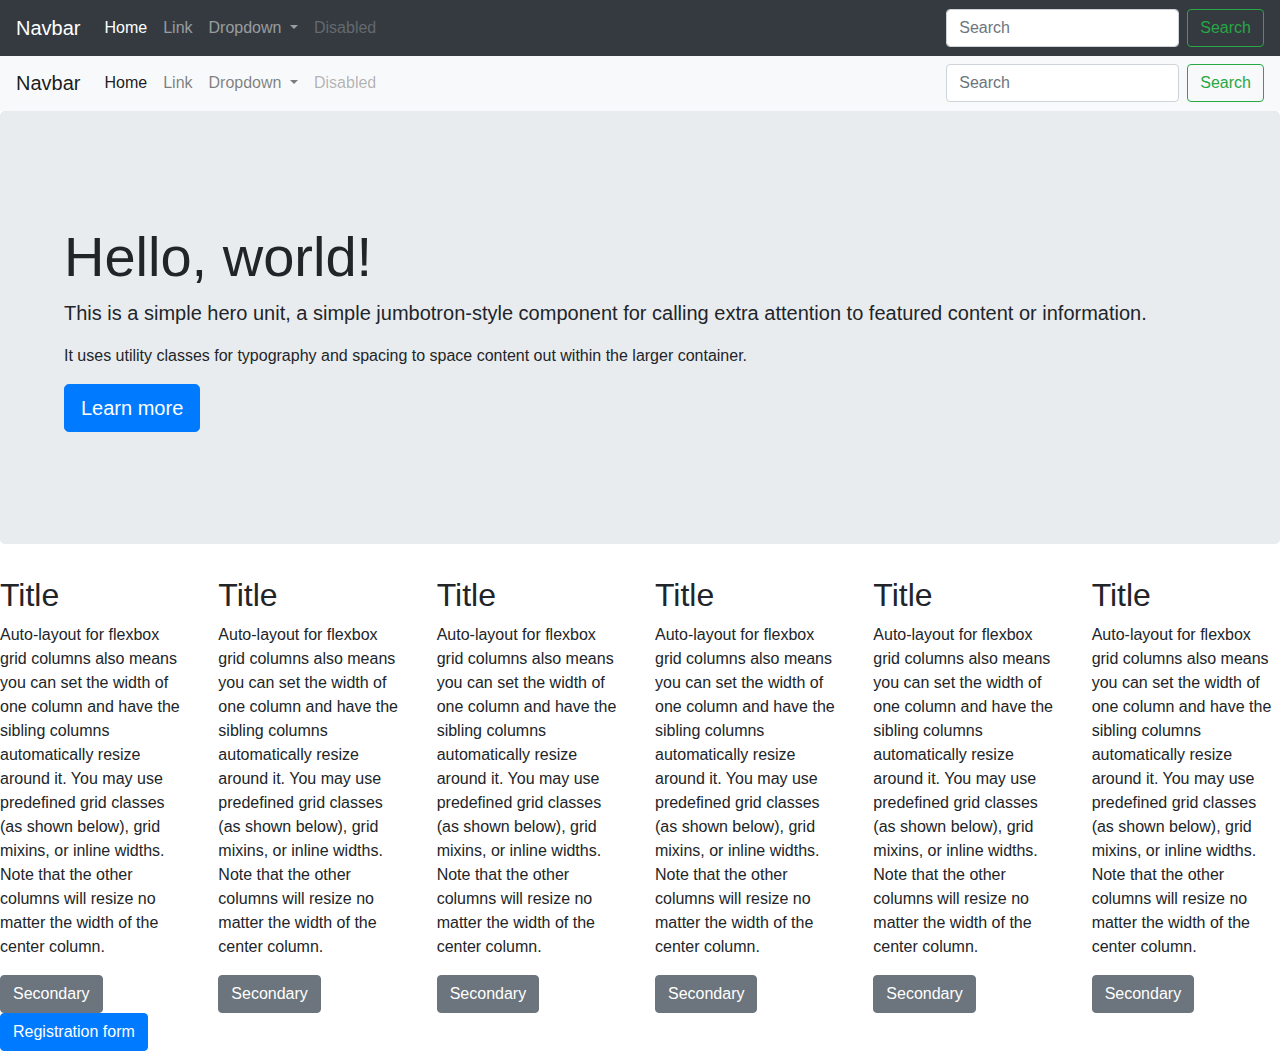
<file: Bootstrap/index.html>
<!doctype html>
<html>

<head>
    <meta charset="utf-8">
    <meta name="viewport" content="width=device-width, initial-scale=1, shrink-to-fit=no">


    <link rel="stylesheet" href="https://stackpath.bootstrapcdn.com/bootstrap/4.4.1/css/bootstrap.min.css"
        integrity="sha384-Vkoo8x4CGsO3+Hhxv8T/Q5PaXtkKtu6ug5TOeNV6gBiFeWPGFN9MuhOf23Q9Ifjh" crossorigin="anonymous">
    <link rel="stylesheet" href="style.css">
    <title>Bootstrap</title>
</head>

<body>
    <nav class="fixed-top navbar navbar-expand-lg navbar navbar-dark bg-dark">
        <a class="navbar-brand" href="#">Navbar</a>
        <button class="navbar-toggler" type="button" data-toggle="collapse" data-target="#navbarSupportedContent"
            aria-controls="navbarSupportedContent" aria-expanded="false" aria-label="Toggle navigation">
            <span class="navbar-toggler-icon"></span>
        </button>

        <div class="collapse navbar-collapse" id="navbarSupportedContent">
            <ul class="navbar-nav mr-auto">
                <li class="nav-item active">
                    <a class="nav-link" href="#">Home <span class="sr-only">(current)</span></a>
                </li>
                <li class="nav-item">
                    <a class="nav-link" href="#">Link</a>
                </li>
                <li class="nav-item dropdown">
                    <a class="nav-link dropdown-toggle" href="#" id="navbarDropdown" role="button"
                        data-toggle="dropdown" aria-haspopup="true" aria-expanded="false">
                        Dropdown
                    </a>
                    <div class="dropdown-menu" aria-labelledby="navbarDropdown">
                        <a class="dropdown-item" href="#">Action</a>
                        <a class="dropdown-item" href="#">Another action</a>
                        <div class="dropdown-divider"></div>
                        <a class="dropdown-item" href="#">Something else here</a>
                    </div>
                </li>
                <li class="nav-item">
                    <a class="nav-link disabled" href="#" tabindex="-1" aria-disabled="true">Disabled</a>
                </li>
            </ul>
            <form class="form-inline my-2 my-lg-0">
                <input class="form-control mr-sm-2" type="search" placeholder="Search" aria-label="Search">
                <button class="btn btn-outline-success my-2 my-sm-0" type="submit">Search</button>
            </form>
        </div>
    </nav>

    <nav class="navbar navbar-expand-lg navbar navbar-light bg-light navbar-light">
        <a class="navbar-brand" href="#">Navbar</a>
        <button class="navbar-toggler" type="button" data-toggle="collapse" data-target="#navbarSupportedContent"
            aria-controls="navbarSupportedContent" aria-expanded="false" aria-label="Toggle navigation">
            <span class="navbar-toggler-icon"></span>
        </button>

        <div class="collapse navbar-collapse" id="navbarSupportedContent">
            <ul class="navbar-nav mr-auto">
                <li class="nav-item active">
                    <a class="nav-link" href="#">Home <span class="sr-only">(current)</span></a>
                </li>
                <li class="nav-item">
                    <a class="nav-link" href="#">Link</a>
                </li>
                <li class="nav-item dropdown">
                    <a class="nav-link dropdown-toggle" href="#" id="navbarDropdown" role="button"
                        data-toggle="dropdown" aria-haspopup="true" aria-expanded="false">
                        Dropdown
                    </a>
                    <div class="dropdown-menu" aria-labelledby="navbarDropdown">
                        <a class="dropdown-item" href="#">Action</a>
                        <a class="dropdown-item" href="#">Another action</a>
                        <div class="dropdown-divider"></div>
                        <a class="dropdown-item" href="#">Something else here</a>
                    </div>
                </li>
                <li class="nav-item">
                    <a class="nav-link disabled" href="#" tabindex="-1" aria-disabled="true">Disabled</a>
                </li>
            </ul>
            <form class="form-inline my-2 my-lg-0">
                <input class="form-control mr-sm-2" type="search" placeholder="Search" aria-label="Search">
                <button class="btn btn-outline-success my-2 my-sm-0" type="submit">Search</button>
            </form>
        </div>
    </nav>

    <div class="jumbotron">
        <h1 class="display-4">Hello, world!</h1>
        <p class="lead">This is a simple hero unit, a simple jumbotron-style component for calling extra attention to
            featured content or information.</p>

        <p>It uses utility classes for typography and spacing to space content out within the larger container.</p>
        <a class="btn btn-primary btn-lg" href="#" role="button">Learn more</a>
    </div>
    <div class="container"></div>
    <div class="row">
        <div class="col-xl-2 col-lg-3 col-md-4 col-sm-6 col-12">
            <h2>Title</h2>
            <p>Auto-layout for flexbox grid columns also means you can set the width of one column and have the sibling
                columns automatically resize around it. You may use predefined grid classes (as shown below), grid
                mixins, or inline widths. Note that the other columns will resize no matter the width of the center
                column.</p>
            <button type="button" class="btn btn-secondary">Secondary</button>
        </div>
        <div class="col-xl-2 col-lg-3 col-md-4 col-sm-6 col-12">
            <h2>Title</h2>
            <p>Auto-layout for flexbox grid columns also means you can set the width of one column and have the sibling
                columns automatically resize around it. You may use predefined grid classes (as shown below), grid
                mixins, or inline widths. Note that the other columns will resize no matter the width of the center
                column.</p>
            <button type="button" class="btn btn-secondary">Secondary</button>
        </div>
        <div class="col-xl-2 col-lg-3 col-md-4 col-sm-6 col-12">
            <h2>Title</h2>
            <p>Auto-layout for flexbox grid columns also means you can set the width of one column and have the sibling
                columns automatically resize around it. You may use predefined grid classes (as shown below), grid
                mixins, or inline widths. Note that the other columns will resize no matter the width of the center
                column.</p>
            <button type="button" class="btn btn-secondary">Secondary</button>
        </div>
        <div class="col-xl-2 col-lg-3 col-md-4 col-sm-6 col-12">
            <h2>Title</h2>
            <p>Auto-layout for flexbox grid columns also means you can set the width of one column and have the sibling
                columns automatically resize around it. You may use predefined grid classes (as shown below), grid
                mixins, or inline widths. Note that the other columns will resize no matter the width of the center
                column.</p>
            <button type="button" class="btn btn-secondary">Secondary</button>
        </div>
        <div class="col-xl-2 col-lg-3 col-md-4 col-sm-6 col-12">
            <h2>Title</h2>
            <p>Auto-layout for flexbox grid columns also means you can set the width of one column and have the sibling
                columns automatically resize around it. You may use predefined grid classes (as shown below), grid
                mixins, or inline widths. Note that the other columns will resize no matter the width of the center
                column.</p>
            <button type="button" class="btn btn-secondary">Secondary</button>
        </div>
        <div class="col-xl-2 col-lg-3 col-md-4 col-sm-6 col-12">
            <h2>Title</h2>
            <p>Auto-layout for flexbox grid columns also means you can set the width of one column and have the sibling
                columns automatically resize around it. You may use predefined grid classes (as shown below), grid
                mixins, or inline widths. Note that the other columns will resize no matter the width of the center
                column.</p>
            <button type="button" class="btn btn-secondary">Secondary</button>
        </div>
    </div>

    <div class="pos-f-t">
        <div class="collapse" id="navbarToggleExternalContent">
          <div class="bg-dark p-4">
            <a class="navbar-brand" href="#">Navbar</a>
           
        </div>
        <nav class="navbar navbar-dark bg-dark">
          <button class="navbar-toggler" type="button" data-toggle="collapse" data-target="#navbarToggleExternalContent" aria-controls="navbarToggleExternalContent" aria-expanded="false" aria-label="Toggle navigation">
            <span class="navbar-toggler-icon"></span>
          </button>
        </nav>

        <div class="collapse navbar-collapse" id="navbarTogglerDemo03">
            <ul class="navbar-nav mr-auto mt-2 mt-lg-0">
              <li class="nav-item active">
                <a class="nav-link" href="#">Home <span class="sr-only">(current)</span></a>
              </li>
              <li class="nav-item">
                <a class="nav-link" href="#">Link</a>
              </li>
              <li class="nav-item">
                <a class="nav-link disabled" href="#" tabindex="-1" aria-disabled="true">Disabled</a>
              </li>
            </ul>
            <form class="form-inline my-2 my-lg-0">
              <input class="form-control mr-sm-2" type="search" placeholder="Search" aria-label="Search">
              <button class="btn btn-outline-success my-2 my-sm-0" type="submit">Search</button>
            </form>
          </div>
      </div>

      <!-- Button trigger modal -->
<button type="button" class="btn btn-primary" data-toggle="modal" data-target="#exampleModal">
    Registration form
  </button>
  
  <!-- Modal -->
  <div class="modal fade" id="exampleModal" tabindex="-1" role="dialog" aria-labelledby="exampleModalLabel" aria-hidden="true">
    <div class="modal-dialog" role="document">
      <div class="modal-content">
        <div class="modal-header">
          <h5 class="modal-title" id="exampleModalLabel">Registration form</h5>
          <button type="button" class="close" data-dismiss="modal" aria-label="Close">
            <span aria-hidden="true">&times;</span>
          </button>
        </div>
        <div class="modal-body">
            <textarea class="form-control" aria-label="With textarea"></textarea>
        </div>
        <div class="input-group mb-3">
            <div class="input-group-prepend">
              <div class="input-group-text">
                <input type="checkbox" aria-label="Checkbox for following text input">
              </div>
            </div>
            <input type="text" class="form-control" aria-label="Text input with checkbox">
          </div>
          <div class="input-group">
            <div class="input-group-prepend">
              <div class="input-group-text">
                <input type="radio" aria-label="Radio button for following text input">
              </div>
            </div>
            <input type="text" class="form-control" aria-label="Text input with radio button">
          </div>
        <div class="modal-footer">
          <button type="button" class="btn btn-secondary" data-dismiss="modal">Close</button>
          <button type="button" class="btn btn-primary">Save changes</button>
        </div>
      </div>
    </div>
  </div>
  
  

    <script src="https://code.jquery.com/jquery-3.4.1.slim.min.js"
        integrity="sha384-J6qa4849blE2+poT4WnyKhv5vZF5SrPo0iEjwBvKU7imGFAV0wwj1yYfoRSJoZ+n"
        crossorigin="anonymous"></script>
    <script src="https://cdn.jsdelivr.net/npm/popper.js@1.16.0/dist/umd/popper.min.js"
        integrity="sha384-Q6E9RHvbIyZFJoft+2mJbHaEWldlvI9IOYy5n3zV9zzTtmI3UksdQRVvoxMfooAo"
        crossorigin="anonymous"></script>
    <script src="https://stackpath.bootstrapcdn.com/bootstrap/4.4.1/js/bootstrap.min.js"
        integrity="sha384-wfSDF2E50Y2D1uUdj0O3uMBJnjuUD4Ih7YwaYd1iqfktj0Uod8GCExl3Og8ifwB6"
        crossorigin="anonymous"></script>
</body>

</html>
</file>
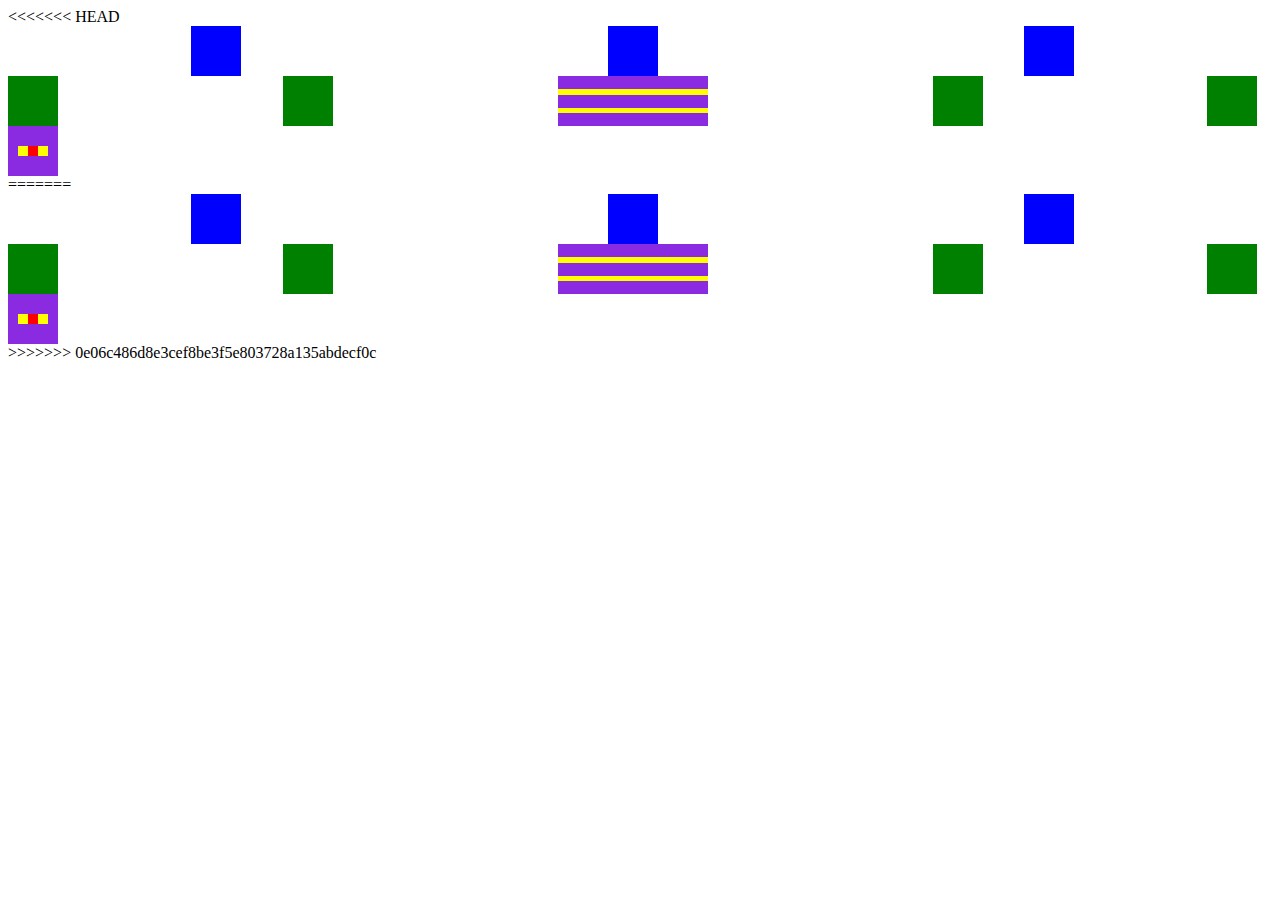
<file: html_flex.html>
<<<<<<< HEAD
<!DOCTYPE html>
<html>

<head>
    <title>Flex</title>
    <link rel="stylesheet" type="text/css" href="style_flex.css">
</head>

<body>
    <div class="main">
        <div class="first">
            <div class="first_one"></div>
            <div class="first_two"></div>
            <div class="first_three"></div>
        </div>
        <div class="second">
            <div class="second_one"></div>
            <div class="second_two"></div>
            <div class="second_three">
                <div class="second_three__one"></div>
                <div class="second_three__two"></div>
                <div class="second_three__three"></div>
            </div>
            <div class="second_four"></div>
            <div class="second_five"></div>
        </div>
        <div class="thersd">
            <div class="thersd_one"></div>
            <div class="thersd_two"></div>
            <div class="thersd_three"></div>
        </div>
    </div>
</body>

=======
<!DOCTYPE html>
<html>

<head>
    <title>Flex</title>
    <link rel="stylesheet" type="text/css" href="style_flex.css">
</head>

<body>
    <div class="main">
        <div class="first">
            <div class="first_one"></div>
            <div class="first_two"></div>
            <div class="first_three"></div>
        </div>
        <div class="second">
            <div class="second_one"></div>
            <div class="second_two"></div>
            <div class="second_three">
                <div class="second_three__one"></div>
                <div class="second_three__two"></div>
                <div class="second_three__three"></div>
            </div>
            <div class="second_four"></div>
            <div class="second_five"></div>
        </div>
        <div class="thersd">
            <div class="thersd_one"></div>
            <div class="thersd_two"></div>
            <div class="thersd_three"></div>
        </div>
    </div>
</body>

>>>>>>> 0e06c486d8e3cef8be3f5e803728a135abdecf0c
</html>
</file>
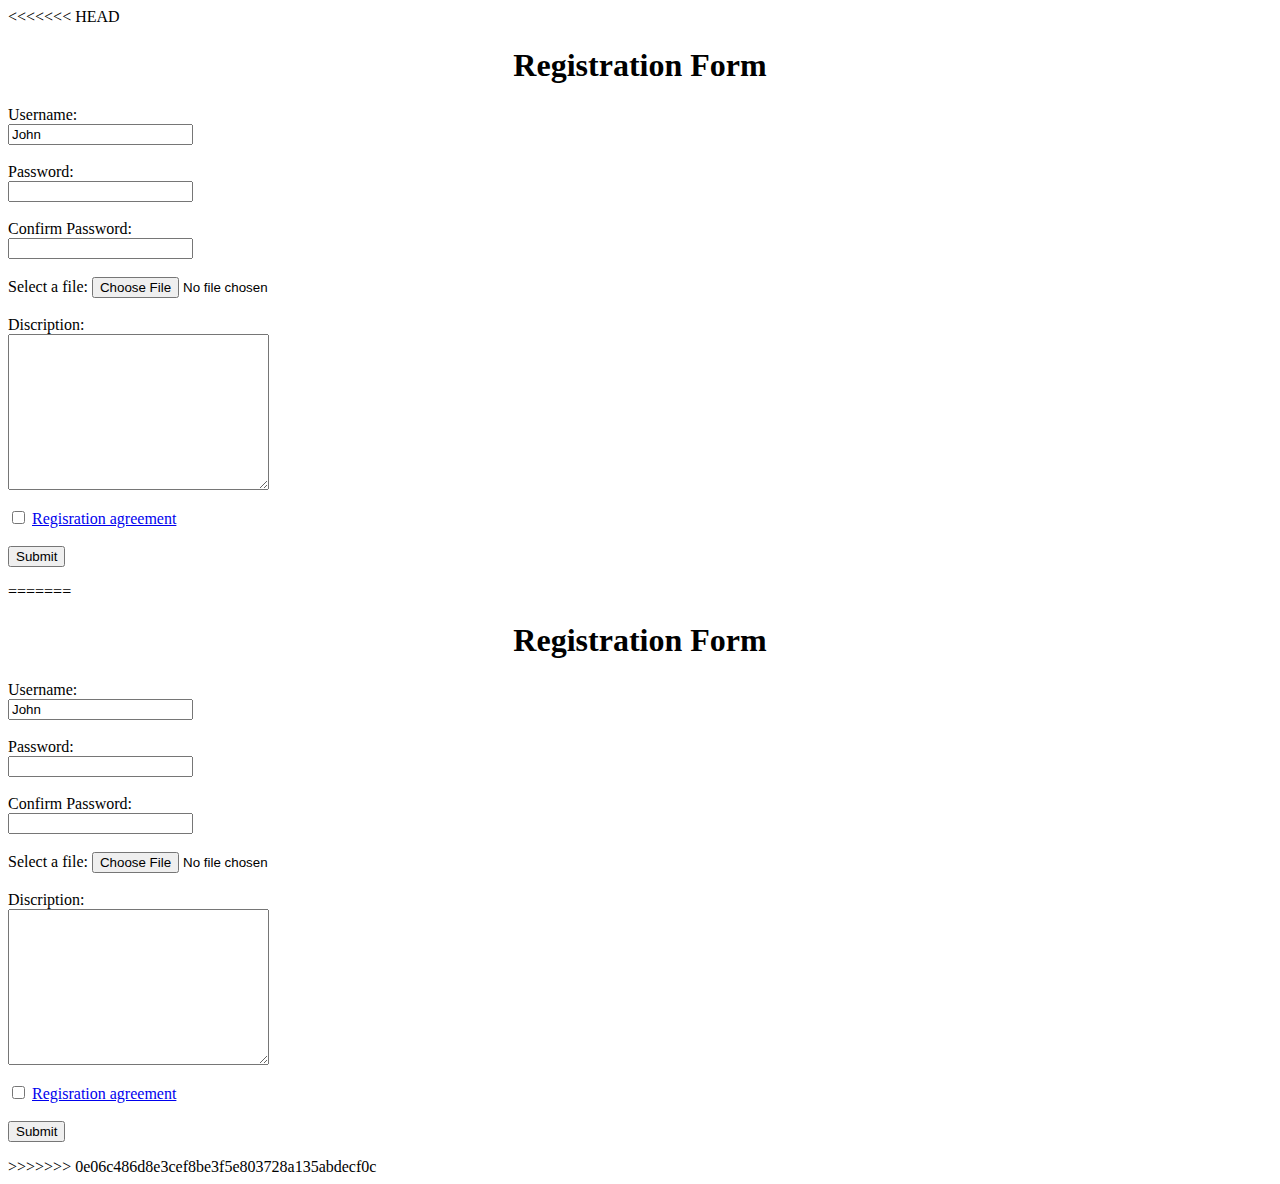
<file: html_form.html>
<<<<<<< HEAD
<!DOCTYPE html>
<html>

<head>
    <title>RegForm</title>
    <link rel="stylesheet" type="text/css" href="style_form.css">
</head>

<body>
    <div class="body">
    <h1 align="center">Registration Form</h1>

    
        <form action="/action_page.php">
            <label for="fname">Username:</label><br>
            <input type="text" value="John"><br><br>
            <label for="Password">Password:</label><br>
            <input type="password"><br><br>
            <label for="ConfirmPassword">Confirm Password:</label><br>
            <input type="password"><br><br>
            <label for="myfile">Select a file:</label>
            <input type="file" id="myfile" name="myfile"><br><br>
            <label for="Discription">Discription:</label><br>
            <textarea rows="10" cols="30"></textarea><br><br>
            <input type="checkbox" value="Bike">
            <a href="#">Regisration agreement</a><br><br>
            <input type="submit" value="Submit">
        </form>
    </div>
=======
<!DOCTYPE html>
<html>

<head>
    <title>RegForm</title>
    <link rel="stylesheet" type="text/css" href="style_form.css">
</head>

<body>
    <h1 align="center">Registration Form</h1>

    <form action="/action_page.php">
        <label for="fname">Username:</label><br>
        <input type="text" value="John"><br><br>
        <label for="Password">Password:</label><br>
        <input type="password"><br><br>
        <label for="ConfirmPassword">Confirm Password:</label><br>
        <input type="password"><br><br>
        <label for="myfile">Select a file:</label>
        <input type="file" id="myfile" name="myfile"><br><br>
        <label for="Discription">Discription:</label><br>
        <textarea rows="10" cols="30"></textarea><br><br>
        <input type="checkbox" value="Bike">
        <a href="#">Regisration agreement</a><br><br>
        <input type="submit" value="Submit">
    </form>
>>>>>>> 0e06c486d8e3cef8be3f5e803728a135abdecf0c
</file>
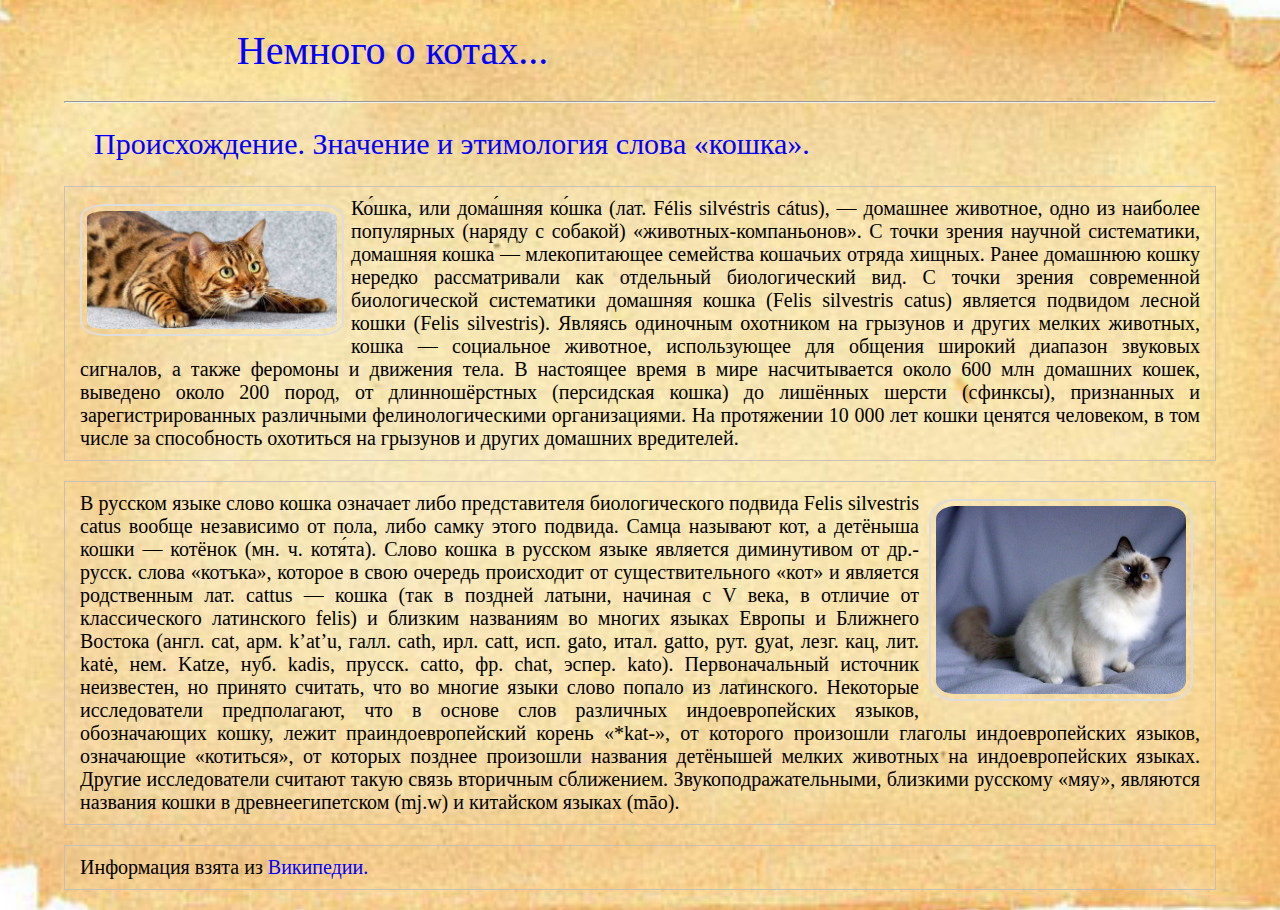
<file: html_lab2.html>
<!DOCTYPE html>
<html>

<head>
    <title>Лаб1</title>
    <link rel="stylesheet" type="text/css" href="style2.css">
</head>

<body>
    <!--<div class="title">Немного о котах...</div>-->
    <h1>Немного о котах...</h1>

    <hr>

    <h2>Происхождение. Значение и этимология слова «кошка».</h2>

    <p><img src="Image/kotAbis.jpg" alt="Образец кота" class="lefting">
        Ко́шка, или дома́шняя ко́шка (лат. Félis silvéstris cátus), — домашнее животное, одно из наиболее популярных
        (наряду с собакой) «животных-компаньонов».
        С точки зрения научной систематики, домашняя кошка — млекопитающее семейства кошачьих отряда хищных. Ранее
        домашнюю кошку нередко рассматривали как отдельный биологический вид. С точки зрения современной
        биологической систематики домашняя кошка (Felis silvestris catus) является подвидом лесной кошки (Felis
        silvestris).
        Являясь одиночным охотником на грызунов и других мелких животных, кошка — социальное животное,
        использующее для общения широкий диапазон звуковых сигналов, а также феромоны и движения тела.
        В настоящее время в мире насчитывается около 600 млн домашних кошек, выведено около 200 пород, от
        длинношёрстных (персидская кошка) до лишённых шерсти (сфинксы), признанных и зарегистрированных различными
        фелинологическими организациями.
        На протяжении 10 000 лет кошки ценятся человеком, в том числе за способность охотиться на грызунов и других
        домашних вредителей.</p>

    <p><img src="Image/kotPers.jpg" alt="Образец кота" class="riting">
        В русском языке слово кошка означает либо представителя биологического подвида Felis silvestris catus вообще
        независимо от пола, либо самку этого подвида. Самца называют кот, а детёныша кошки — котёнок (мн. ч.
        котя́та). Слово кошка в русском языке является диминутивом от др.-русск. слова «котъка», которое в свою
        очередь происходит от существительного «кот» и является родственным лат. cattus — кошка (так в поздней
        латыни, начиная с V века, в отличие от классического латинского felis) и близким названиям во многих языках
        Европы и Ближнего Востока (англ. cat, арм. k’at’u, галл. cath, ирл. catt, исп. gato, итал. gatto, рут.
        gyat, лезг. кац, лит. katė, нем. Katze, нуб. kadis, прусск. catto, фр. chat, эспер. kato).
        Первоначальный источник неизвестен, но принято считать, что во многие языки слово попало из латинского.

        Некоторые исследователи предполагают, что в основе слов различных индоевропейских языков, обозначающих
        кошку, лежит праиндоевропейский корень «*kat-», от которого произошли глаголы индоевропейских языков,
        означающие «котиться», от которых позднее произошли названия детёнышей мелких животных на индоевропейских
        языках. Другие исследователи считают такую связь вторичным сближением.

        Звукоподражательными, близкими русскому «мяу», являются названия кошки в древнеегипетском (mj.w) и
        китайском языках (māo).</p>
    <p id="end"> Информация взята из <span style="color:blue">Википедии.</span></p>
</file>
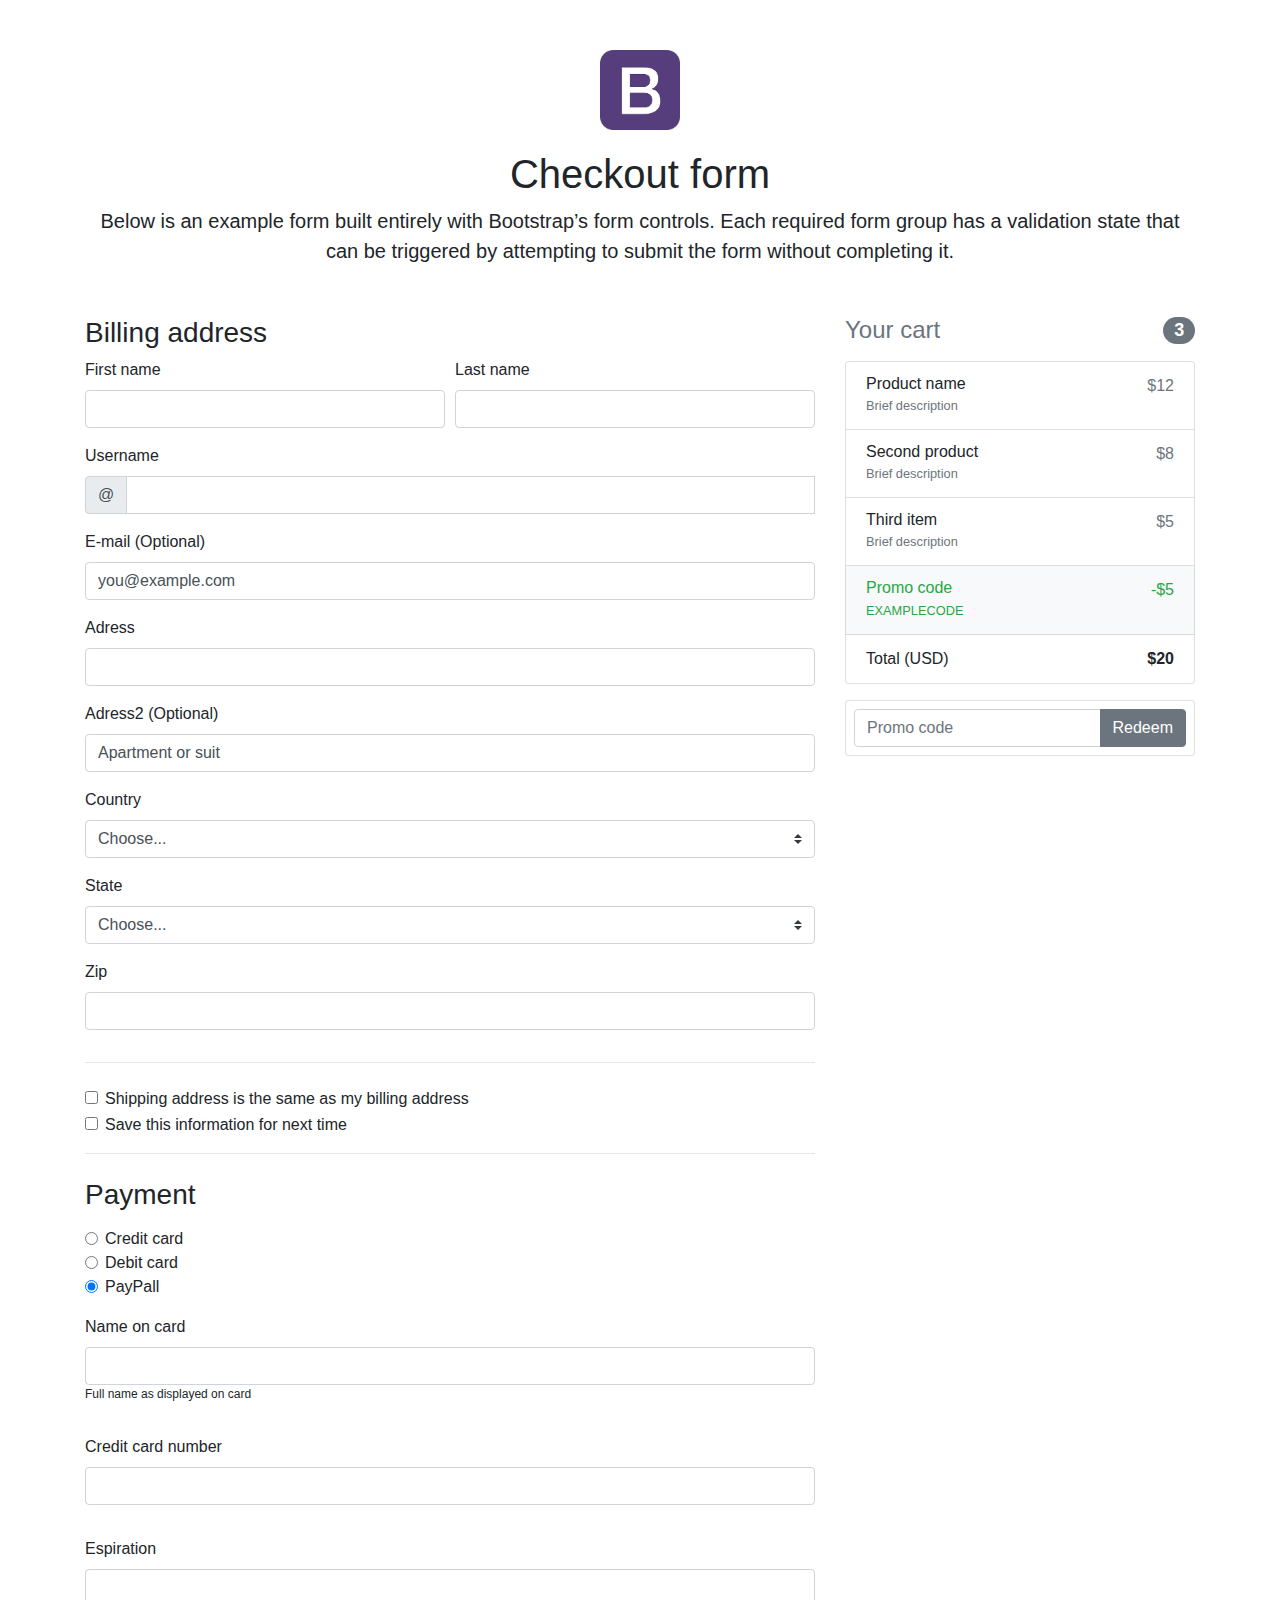
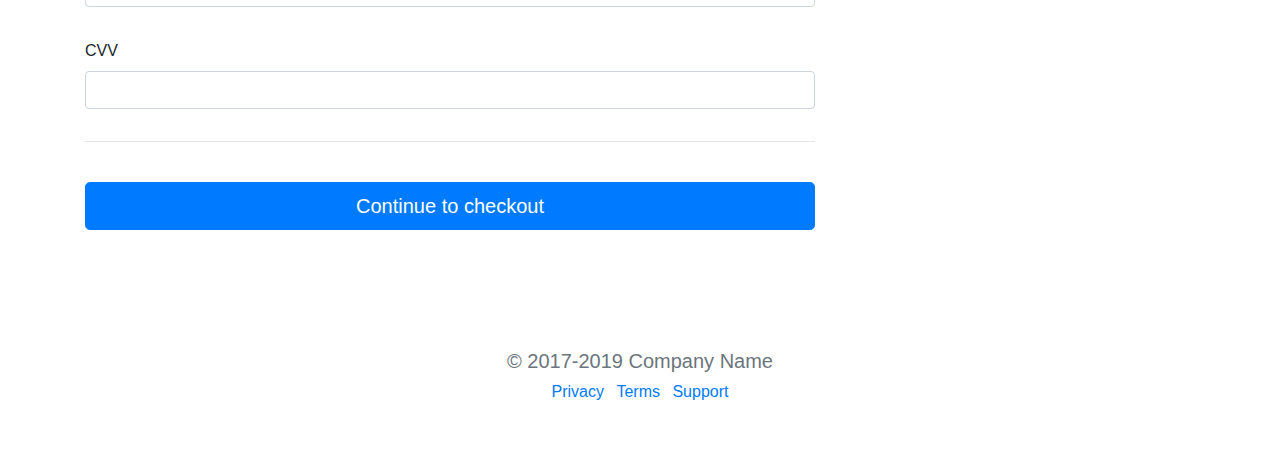
<file: Bootstrap/Checkout_form.html>
<!doctype html>
<html>

<head>
    <meta charset="utf-8">
    <meta name="viewport" content="width=device-width, initial-scale=1, shrink-to-fit=no">


    <link rel="stylesheet" href="https://stackpath.bootstrapcdn.com/bootstrap/4.4.1/css/bootstrap.min.css"
        integrity="sha384-Vkoo8x4CGsO3+Hhxv8T/Q5PaXtkKtu6ug5TOeNV6gBiFeWPGFN9MuhOf23Q9Ifjh" crossorigin="anonymous">
    <link rel="stylesheet" href="Checkout_form.css">
    <title>Form</title>
</head>

<body>
    <div class="container">
        <div class="text-center">
            <img src="[data-uri]"
                class="B-brand">
            <h1>Checkout form</h1>
            <p>Below is an example form built entirely with Bootstrap’s form controls. Each required form group has a
                validation state that can be triggered by attempting to submit the form without completing it.</p>
        </div>
        <div class="row">
            <div class="col-md-4 order-md-2 mb-4">
                <h4 class="d-flex justify-content-between align-items-center mb-3">
                    <span class="text-muted">Your cart</span>
                    <span class="badge badge-secondary badge-pill">3</span>
                </h4>
                <ul class="list-group mb-3">
                    <li class="list-group-item d-flex justify-content-between lh-condensed">
                      <div>
                        <h6 class="my-0">Product name</h6>
                        <small class="text-muted">Brief description</small>
                      </div>
                      <span class="text-muted">$12</span>
                    </li>
                    <li class="list-group-item d-flex justify-content-between lh-condensed">
                      <div>
                        <h6 class="my-0">Second product</h6>
                        <small class="text-muted">Brief description</small>
                      </div>
                      <span class="text-muted">$8</span>
                    </li>
                    <li class="list-group-item d-flex justify-content-between lh-condensed">
                      <div>
                        <h6 class="my-0">Third item</h6>
                        <small class="text-muted">Brief description</small>
                      </div>
                      <span class="text-muted">$5</span>
                    </li>
                    <li class="list-group-item d-flex justify-content-between bg-light">
                      <div class="text-success">
                        <h6 class="my-0">Promo code</h6>
                        <small>EXAMPLECODE</small>
                      </div>
                      <span class="text-success">-$5</span>
                    </li>
                    <li class="list-group-item d-flex justify-content-between">
                      <span>Total (USD)</span>
                      <strong>$20</strong>
                    </li>
                  </ul>
                  <form class="card p-2">
                    <div class="input-group">
                      <input type="text" class="form-control" placeholder="Promo code">
                      <div class="input-group-append">
                        <button type="submit" class="btn btn-secondary">Redeem</button>
                      </div>
                    </div>
                  </form>
            </div>
            <div class="col-md-8 order-md-1 mb-1">
                <h3>Billing address</h3>
                <form class="needs-validation" novalidate>
                    <div class="form-row">
                        <div class="col-md-6 mb-3">
                            <label for="validationCustom01">First name</label>
                            <input type="text" class="form-control" id="validationCustom01" value="" required>
                            <div class="invalid-feedback">
                                Please choose a First name.
                            </div>
                        </div>
                        <div class="col-md-6 mb-3">
                            <label for="validationCustom02">Last name</label>
                            <input type="text" class="form-control" id="validationCustom02" value="" required>
                            <div class="invalid-feedback">
                                Please choose a Last name.
                            </div>
                        </div>
                    </div>
                    <div class="form-row">
                        <div class="col mb-3">
                            <label for="validationCustomUsername">Username</label>
                            <div class="input-group">
                                <div class="input-group-prepend">
                                    <span class="input-group-text" id="inputGroupPrepend">@</span>
                                </div>
                                <input type="text" class="form-control" id="validationCustomUsername"
                                    aria-describedby="inputGroupPrepend" required>
                                <div class="invalid-feedback">
                                    Please choose a Username.
                                </div>
                            </div>
                        </div>
                    </div>
                    <div class="form-row">
                        <div class="col mb-3">
                            <label for="validationCustomE-mail">E-mail (Optional)</label>
                            <input type="text" class="form-control" id="validationE-mail" value="you@example.com"
                                required>
                            <div class="valid-feedback">
                                Looks good!
                            </div>
                        </div>
                    </div>

                    <div class="form-row">
                        <div class="col mb-3">
                            <label for="validationCustom02">Adress</label>
                            <input type="text" class="form-control" id="validationCustom02" value="" required>
                            <div class="invalid-feedback">
                                Please choose a Adress.
                            </div>
                        </div>
                    </div>

                    <div class="form-row">
                        <div class="col mb-3">
                            <label for="validationCustom02">Adress2 (Optional)</label>
                            <input type="text" class="form-control" id="validationCustom02" value="Apartment or suit"
                                required>
                            <div class="valid-feedback">
                                Looks good!
                            </div>
                        </div>
                    </div>

                    <div class="form-row">
                        <div class="col mb-3">
                            <label for="validationCustom04">Country</label>
                            <select class="custom-select" id="validationCustom04" required>
                                <option selected disabled value="">Choose...</option>
                                <option>Unated States</option>
                            </select>
                            <div class="invalid-feedback">
                                Please select a valid country.
                            </div>
                        </div>
                    </div>

                    <div class="form-row">
                        <div class="col mb-3">
                            <label for="validationCustom04">State</label>
                            <select class="custom-select" id="validationCustom04" required>
                                <option selected disabled value="">Choose...</option>
                                <option>...</option>
                            </select>
                            <div class="invalid-feedback">
                                Please select a valid state.
                            </div>
                        </div>
                    </div>

                    <div class="form-row">
                        <div class="col mb-3">
                            <label for="validationCustom05">Zip</label>
                            <input type="text" class="form-control" id="validationCustom05" required>
                            <div class="invalid-feedback">
                                Please provide a valid zip.
                            </div>
                        </div>
                    </div>


                    <hr class="mb-4">

                    <div class="form-group">
                        <div class="form-check">
                            <input type="checkbox" class="form-check-input" id="Check1">
                            <label class="form-check-label" for="exampleCheck1">Shipping address is the same as my
                                billing address</label>
                        </div>
                    </div>

                    <div class="form-group">
                        <div class="form-check">
                            <input type="checkbox" class="form-check-input" id="Check2">
                            <label class="form-check-label" for="Check2">Save this information for next time</label>
                        </div>
                    </div>

                    <hr class="mb-4">

                    <h3 class="mb-3">Payment</h3>

                    <div class="form-check">
                        <input class="form-check-input" type="radio" name="exampleRadios" id="exampleRadios1"
                            value="option1" checked>
                        <label class="form-check-label" for="exampleRadios1">
                            Credit card
                        </label>
                    </div>
                    <div class="form-check">
                        <input class="form-check-input" type="radio" name="exampleRadios" id="exampleRadios1"
                            value="option1" checked>
                        <label class="form-check-label" for="exampleRadios1">
                            Debit card
                        </label>
                    </div>
                    <div class="form-check">
                        <input class="form-check-input" type="radio" name="exampleRadios" id="exampleRadios1"
                            value="option1" checked>
                        <label class="form-check-label" for="exampleRadios1">
                            PayPall
                        </label>
                    </div>

                    <div class="form-row">
                        <div class="col my-3">
                            <label for="validationNameOnCard">Name on card</label>
                            <input type="text" class="form-control" id="validationNameOnCard" value="" required>
                            <p class="NameonCard">Full name as displayed on card</p>
                            <div class="invalid-feedback">
                                Name on card is required
                            </div>
                        </div>
                    </div>

                    <div class="form-row">
                        <div class="col my-3">
                            <label for="validationCCNumber">Credit card number</label>
                            <input type="text" class="form-control" id="validationCCNumber" value="" required>
                            <div class="invalid-feedback">
                                Credit card number is required
                            </div>
                        </div>
                    </div>

                    <div class="form-row">
                        <div class="col my-3">
                            <label for="validationEspiration">Espiration</label>
                            <input type="text" class="form-control" id="validationEspiration" value="" required>
                            <div class="invalid-feedback">
                                Expiration date required
                            </div>
                        </div>
                    </div>

                    <div class="form-row">
                        <div class="col my-3">
                            <label for="validationCVV">CVV</label>
                            <input type="text" class="form-control" id="validationCVV" value="" required>
                            <div class="invalid-feedback">
                                Security code required
                            </div>
                        </div>
                    </div>

                    <hr class="mb-4">

                    
                    <div class="row">
                        <div class="col my-3">
                            <button class="btn btn-primary btn-lg btn-block" type="submit">Continue to checkout</button>
                    
                        </div>
                    </div>
                </form>
            </div>
        </div>

        <footer class="my-5 pt-5 text-muted text-center text-small">
            <p class="mb-1">© 2017-2019 Company Name</p>
            <ul class="list-inline">
              <li class="list-inline-item"><a href="#">Privacy</a></li>
              <li class="list-inline-item"><a href="#">Terms</a></li>
              <li class="list-inline-item"><a href="#">Support</a></li>
            </ul>
        </footer>

    </div>



    <script>
        // Example starter JavaScript for disabling form submissions if there are invalid fields
        (function () {
            'use strict';
            window.addEventListener('load', function () {
                // Fetch all the forms we want to apply custom Bootstrap validation styles to
                var forms = document.getElementsByClassName('needs-validation');
                // Loop over them and prevent submission
                var validation = Array.prototype.filter.call(forms, function (form) {
                    form.addEventListener('submit', function (event) {
                        if (form.checkValidity() === false) {
                            event.preventDefault();
                            event.stopPropagation();
                        }
                        form.classList.add('was-validated');
                    }, false);
                });
            }, false);
        })();
    </script>

    <script src="https://code.jquery.com/jquery-3.4.1.slim.min.js"
        integrity="sha384-J6qa4849blE2+poT4WnyKhv5vZF5SrPo0iEjwBvKU7imGFAV0wwj1yYfoRSJoZ+n"
        crossorigin="anonymous"></script>
    <script src="https://cdn.jsdelivr.net/npm/popper.js@1.16.0/dist/umd/popper.min.js"
        integrity="sha384-Q6E9RHvbIyZFJoft+2mJbHaEWldlvI9IOYy5n3zV9zzTtmI3UksdQRVvoxMfooAo"
        crossorigin="anonymous"></script>
    <script src="https://stackpath.bootstrapcdn.com/bootstrap/4.4.1/js/bootstrap.min.js"
        integrity="sha384-wfSDF2E50Y2D1uUdj0O3uMBJnjuUD4Ih7YwaYd1iqfktj0Uod8GCExl3Og8ifwB6"
        crossorigin="anonymous"></script>
</body>

</html>
</file>
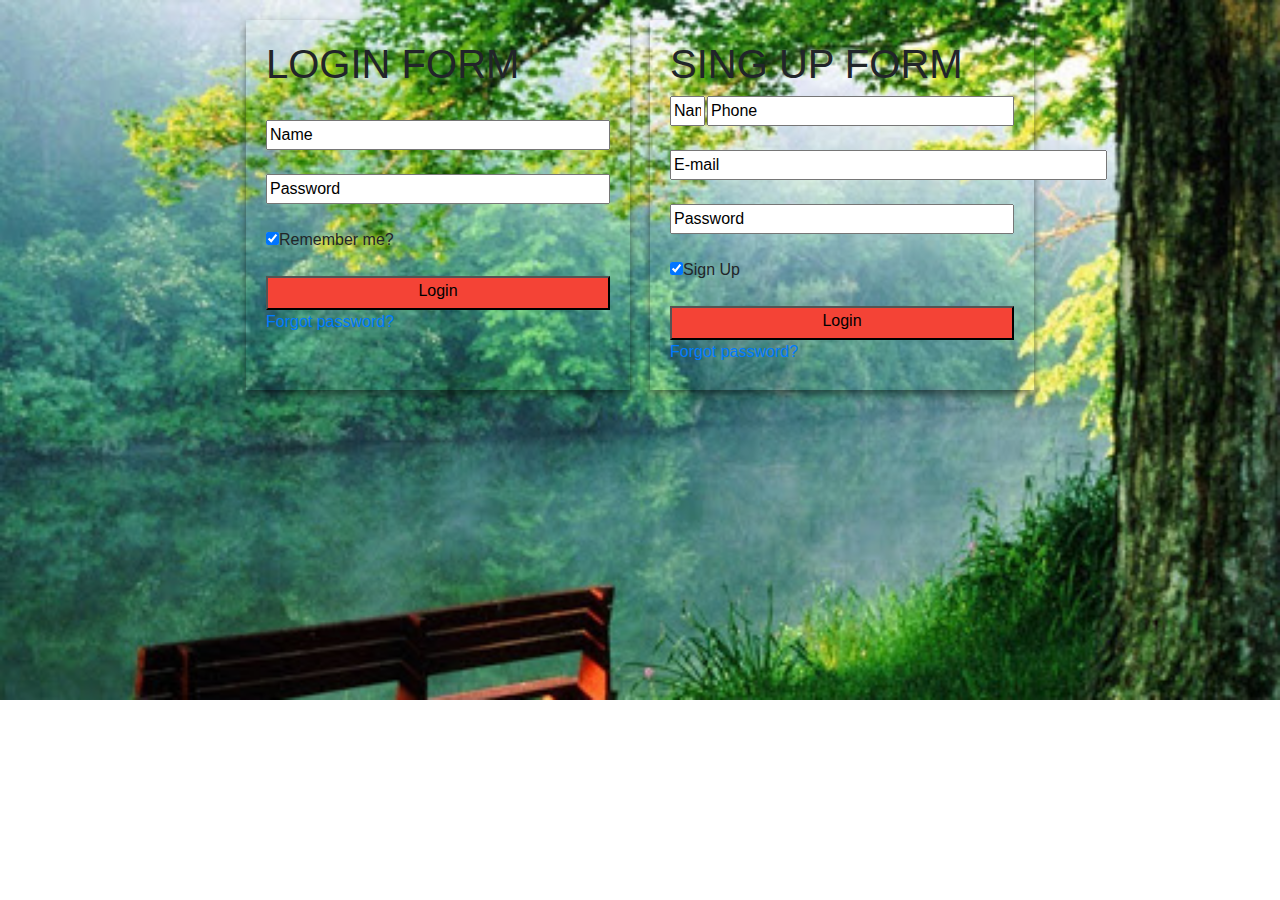
<file: Bootstrap/less13.html>
<!doctype html>
<html>

<head>
    <meta charset="utf-8">
    <meta name="viewport" content="width=device-width, initial-scale=1, shrink-to-fit=no">


    <link rel="stylesheet" href="https://stackpath.bootstrapcdn.com/bootstrap/4.4.1/css/bootstrap.min.css"
        integrity="sha384-Vkoo8x4CGsO3+Hhxv8T/Q5PaXtkKtu6ug5TOeNV6gBiFeWPGFN9MuhOf23Q9Ifjh" crossorigin="anonymous">
    <link rel="stylesheet" href="less13.css">
    <title>Less13</title>
</head>

<body>
    <div class="main">
        <div class="form1">
            <h1>LOGIN FORM</h1>
            <form>
                <label for="fname"></label><br>
                <input type="text" id="name" name="name" value="Name" size="40"><br>
                <label for="pin"></label><br>
                <input type="text" id="pin" name="pin" value="Password" size="40"><br><br>
                <input type="checkbox" checked="checked" value="Bike">Remember me?<br><br>
                <button class="button button3">Login</button><br>
                <a href="#">Forgot password?</a>
            </form>
        </div>
        <div class="form2">
            <h1>SING UP FORM</h1>
            <form class="ferst">
                <label for="fname"></label><br>
                <input type="text" id="name" name="name" value="Name" size="30"><br>
                <label for="phone"></label><br>
                <input type="text" id="phone" name="phone" value="Phone" size="30"><br>
            </form>
            <form class="second">
                <label for="pin"></label><br>
                <input type="text" id="text" name="text" value="E-mail" size="44"><br><br>
                <input type="text" id="pin" name="pin" value="Password" size="40"><br><br>
                <input type="checkbox" checked="checked" value="Bike">Sign Up<br><br>
                <button class="button button3">Login</button><br>
                <a href="#">Forgot password?</a>
            </form>
        </div>
    </div>


</body>

</html>
</file>
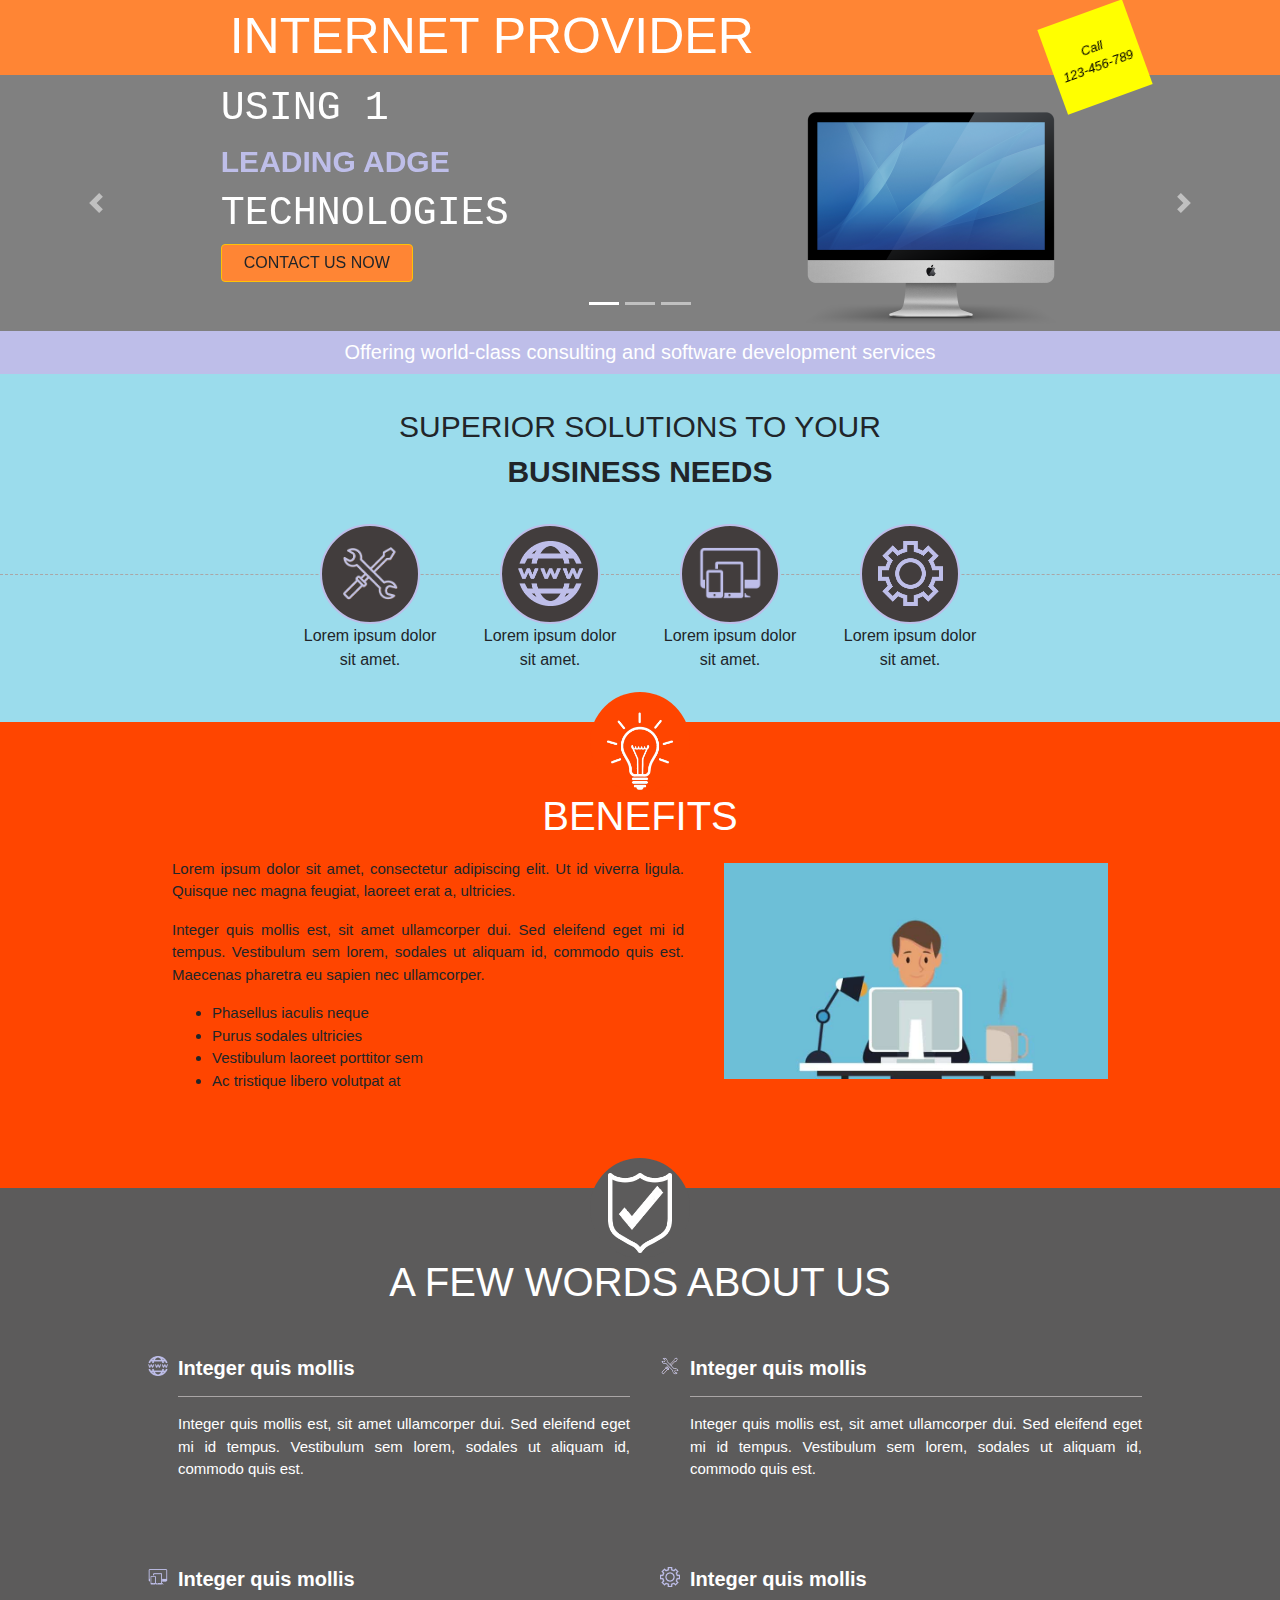
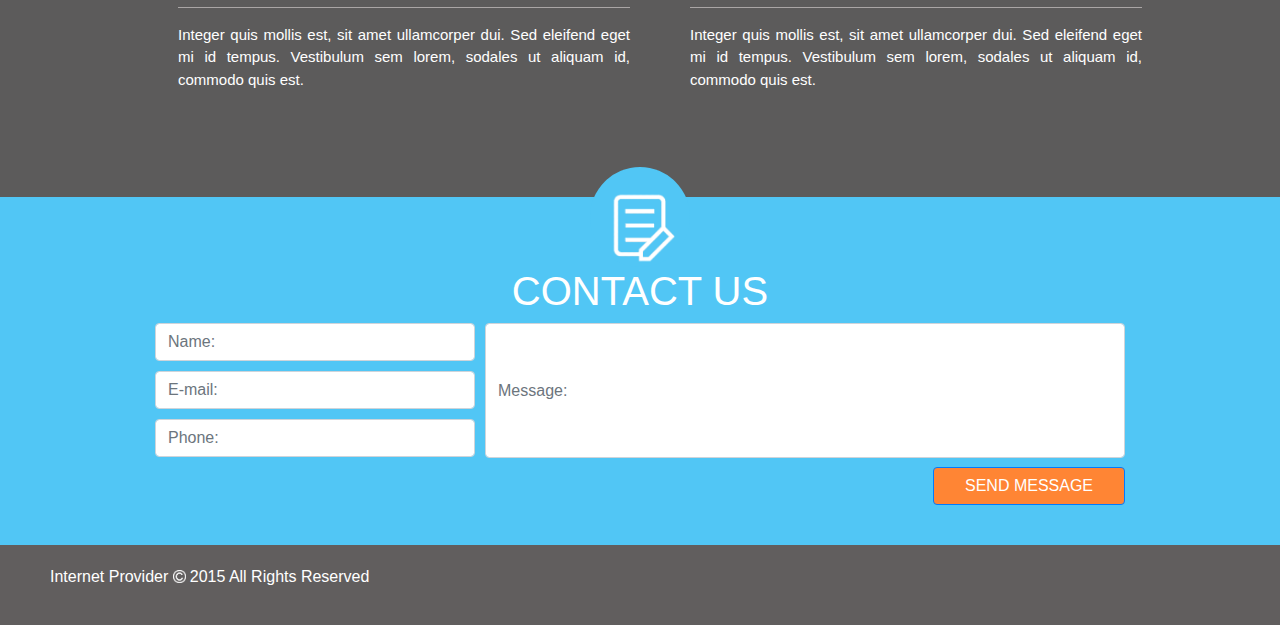
<file: Bootstrap/site.html>
<!doctype html>
<html>

<head>
    <meta charset="utf-8">
    <meta name="viewport" content="width=device-width, initial-scale=1, shrink-to-fit=no">


    <link rel="stylesheet" href="https://stackpath.bootstrapcdn.com/bootstrap/4.4.1/css/bootstrap.min.css"
        integrity="sha384-Vkoo8x4CGsO3+Hhxv8T/Q5PaXtkKtu6ug5TOeNV6gBiFeWPGFN9MuhOf23Q9Ifjh" crossorigin="anonymous">
    <link rel="stylesheet" href="site.css">
    <title>Site</title>
</head>

<body>
    <div class="main">
        <nav class="navbar d-flex justify-content-around align-items-center">
            <div class="navbar-text">
                <a class="navbar-brand" href="#">INTERNET PROVIDER</a>
            </div>

            <div class="sticker d-flex justify-content-center align-items-center">
                <div class="d-flex flex-column justify-content-center align-items-center">
                    <a class="call" href="#ContactUs">Call</a>
                    <a class="call" href="#ContactUs">123-456-789</a>
                </div>
            </div>
        </nav>

        <div id="carouselExampleCaptions" class="carousel slide" data-ride="carousel">
            <ol class="carousel-indicators">
                <li data-target="#carouselExampleCaptions" data-slide-to="0" class="active"></li>
                <li data-target="#carouselExampleCaptions" data-slide-to="1"></li>
                <li data-target="#carouselExampleCaptions" data-slide-to="2"></li>
            </ol>
            <div class="carousel-inner">
                <div class="carousel-item active">
                    <div class="d-flex justify-content-around align-items-center">
                        <div class="text d-flex flex-column">
                            <p class="back">USING 1</p>
                            <p class="center">LEADING ADGE</p>
                            <p class="back">TECHNOLOGIES</p>
                            <a href="#ContactUs"> <button type="button" class="btn btn-warning">CONTACT US
                                    NOW</button></a>
                        </div>
                        <img src="Image/monitor.png" class="d-block w-100" alt="...">
                    </div>
                </div>

                <div class="carousel-item">
                    <div class="d-flex justify-content-around align-items-center">
                        <div class="text d-flex flex-column">
                            <p class="back">USING 2</p>
                            <p class="center">LEADING ADGE</p>
                            <p class="back">TECHNOLOGIES</p>
                            <a href="#ContactUs"> <button type="button" class="btn btn-warning">CONTACT US
                                    NOW</button></a>
                        </div>
                        <img src="Image/monitor.png" class="d-block w-100" alt="...">
                    </div>
                </div>

                <div class="carousel-item">
                    <div class="d-flex justify-content-around align-items-center">
                        <div class="text d-flex flex-column">
                            <p class="back">USING 3</p>
                            <p class="center">LEADING ADGE</p>
                            <p class="back">TECHNOLOGIES</p>
                            <a href="#ContactUs"> <button type="button" class="btn btn-warning">CONTACT US
                                    NOW</button></a>
                        </div>
                        <img src="Image/monitor.png" class="d-block w-100" alt="...">
                    </div>
                </div>
            </div>

            <a class="carousel-control-prev" href="#carouselExampleCaptions" role="button" data-slide="prev">
                <span class="carousel-control-prev-icon" aria-hidden="true"></span>
                <span class="sr-only">Previous</span>
            </a>
            <a class="carousel-control-next" href="#carouselExampleCaptions" role="button" data-slide="next">
                <span class="carousel-control-next-icon" aria-hidden="true"></span>
                <span class="sr-only">Next</span>
            </a>
        </div>

        <div class="bar d-flex flex-column justify-content-center align-items-center">
            <p>Offering world-class consulting and software development services</p>
        </div>

        <div class="block1 d-flex flex-column align-items-center">
            <div class="block1-text">
                <div class="d-flex flex-column">
                    <p class="block1-text_one">SUPERIOR SOLUTIONS TO YOUR</p>
                    <p class="block1-text_two">BUSINESS NEEDS</p>
                </div>
            </div>

            <div class="line"></div>
            <div class="block1-icons">
                <div class="container">
                    <div class="row">

                        <div class="d-flex flex-column justify-content-center align-items-center col-lg-3 col-sm-6">
                            <div class="img1 d-flex flex-column justify-content-center align-items-center">
                                <img src="Image/tools.png" class="tools" alt="...">
                            </div>
                            <div class="row_text">Lorem ipsum dolor sit amet.</div>
                        </div>
                        <div class="d-flex flex-column justify-content-center align-items-center col-lg-3 col-sm-6">
                            <div class="img1 d-flex flex-column justify-content-center align-items-center">
                                <img src="Image/weblogo.png" class="weblogo" alt="...">
                            </div>
                            <div class="row_text">Lorem ipsum dolor sit amet.</div>
                        </div>
                        <div class="d-flex flex-column justify-content-center align-items-center col-lg-3 col-sm-6">
                            <div class="img1 d-flex flex-column justify-content-center align-items-center">
                                <img src="Image/media.png" class="media" alt="...">
                            </div>
                            <div class="row_text">Lorem ipsum dolor sit amet.</div>
                        </div>
                        <div class="d-flex flex-column justify-content-center align-items-center col-lg-3 col-sm-6">
                            <div class="img1 d-flex flex-column justify-content-center align-items-center">
                                <img src="Image/gear.png" class="gear" alt="...">
                            </div>
                            <div class="row_text">Lorem ipsum dolor sit amet.</div>
                        </div>
                    </div>
                </div>
            </div>
        </div>
        <div class="block2 d-flex flex-column justify-content-center align-items-center">
            <div class="block2-img d-flex flex-column justify-content-center align-items-center">
                <img src="Image/lamp.png" class="lamp" alt="...">

            </div>
            <h1>BENEFITS</h1>
            <div class="d-flex flex-row justify-content-center align-items-start">
                <div class="block2-1">
                    <p>Lorem ipsum dolor sit amet, consectetur adipiscing elit. Ut id viverra ligula. Quisque nec magna
                        feugiat, laoreet erat a, ultricies.</p>
                    <p>Integer quis mollis est, sit amet ullamcorper dui. Sed eleifend eget mi id tempus. Vestibulum sem
                        lorem, sodales ut aliquam id, commodo quis est. Maecenas pharetra eu sapien nec ullamcorper.
                    </p>
                    <ul>
                        <li>Phasellus iaculis neque</li>
                        <li>Purus sodales ultricies</li>
                        <li>Vestibulum laoreet porttitor sem</li>
                        <li>Ac tristique libero volutpat at</li>
                    </ul>
                </div>
                <img src="Image/programmer.jpg" class="programmer" alt="...">
            </div>
        </div>

        <div class="block3 d-flex flex-column justify-content-center align-items-center">
            <div class="block3-img d-flex flex-column justify-content-center align-items-center">
                <img src="Image/coat of arms.png" class="CoatOfArms" alt="...">
            </div>
            <h1>A FEW WORDS ABOUT US</h1>
            <div class="block3-1 d-flex flex-column justify-content-center align-items-center">
                <div class="text5-5">
                    <div class="text5">
                        <img src="Image/weblogo.png" class="text5_img" alt="...">

                        <div class="text6">
                            <h2>Integer quis mollis</h2>
                            <hr align="left">
                            <p>Integer quis mollis est, sit amet ullamcorper dui. Sed eleifend eget mi id
                                tempus.
                                Vestibulum
                                sem
                                lorem,
                                sodales ut aliquam id, commodo quis est. </p>
                        </div>
                    </div>
                    <div class="text5">
                        <img src="Image/tools.png" class="text5_img" alt="...">
                        <div class="text6">
                            <h2>Integer quis mollis</h2>
                            <hr align="left">
                            <p>Integer quis mollis est, sit amet ullamcorper dui. Sed eleifend eget mi id
                                tempus.
                                Vestibulum
                                sem
                                lorem,
                                sodales ut aliquam id, commodo quis est. </p>
                        </div>
                    </div>
                </div>

                <div class="text5-5">
                    <div class="text5">
                        <img src="Image/media.png" class="text5_img" alt="...">
                        <div class="text6">
                            <h2>Integer quis mollis</h2>
                            <hr align="left">
                            <p>Integer quis mollis est, sit amet ullamcorper dui. Sed eleifend eget mi id
                                tempus.
                                Vestibulum
                                sem
                                lorem,
                                sodales ut aliquam id, commodo quis est. </p>
                        </div>
                    </div>
                    <div class="text5">
                        <img src="Image/gear.png" class="text5_img" alt="...">
                        <div class="text6">
                            <h2>Integer quis mollis</h2>
                            <hr align="left">
                            <p>Integer quis mollis est, sit amet ullamcorper dui. Sed eleifend eget mi id
                                tempus.
                                Vestibulum
                                sem
                                lorem,
                                sodales ut aliquam id, commodo quis est. </p>
                        </div>
                    </div>
                </div>
            </div>
        </div>

        <div id="ContactUs" class="block5 d-flex flex-column justify-content-center align-items-center">
            <div class="block5-img d-flex flex-column justify-content-center align-items-center">
                <img src="Image/ToDoList.png" class="ToDoList" alt="ToDoList">
            </div>
            <h1>CONTACT US</h1>
            <div class="d-flex flex-row justify-content-center align-items-center">
                <div class="block5-2">
                    <form>
                        <div class="form-row">
                            <div class="col">
                                <input type="text" class="Input form-control" placeholder="Name:">
                                <input type="text" class="Input form-control" placeholder="E-mail:">
                                <input type="text" class="Input form-control" placeholder="Phone:">
                            </div>
                            <div class="col">
                                <input type="text" class="Message form-control" placeholder="Message:">
                            </div>
                        </div>
                    </form>
                    <div class="d-flex flex-column justify-content-center align-items-end">
                        <button type="submit" class="btn btn-primary">SEND MESSAGE</button>
                    </div>
                </div>
            </div>
        </div>

        <div class="footer d-flex flex-column justify-content-center align-items-start">
            <p>Internet Provider <img src="Image/copyright.png" class="copyright" alt="...">2015 All Rights Reserved</p>
        </div>
    </div>




    <script src="https://code.jquery.com/jquery-3.4.1.slim.min.js"
        integrity="sha384-J6qa4849blE2+poT4WnyKhv5vZF5SrPo0iEjwBvKU7imGFAV0wwj1yYfoRSJoZ+n"
        crossorigin="anonymous"></script>
    <script src="https://cdn.jsdelivr.net/npm/popper.js@1.16.0/dist/umd/popper.min.js"
        integrity="sha384-Q6E9RHvbIyZFJoft+2mJbHaEWldlvI9IOYy5n3zV9zzTtmI3UksdQRVvoxMfooAo"
        crossorigin="anonymous"></script>
    <script src="https://stackpath.bootstrapcdn.com/bootstrap/4.4.1/js/bootstrap.min.js"
        integrity="sha384-wfSDF2E50Y2D1uUdj0O3uMBJnjuUD4Ih7YwaYd1iqfktj0Uod8GCExl3Og8ifwB6"
        crossorigin="anonymous"></script>
</body>

</html>
</file>
<file: Bootstrap/style.css>
.jumbotron{
padding: 7rem 4rem;
}
.navbar{
    
    width: 100%;
    margin-top: 0;
}
.navbar-light{
margin-top: 55px;

}
</file>
<file: style_flex.css>
<<<<<<< HEAD
.main{
    width: calc(98vw - 5px);
    height: calc(95vh - 5px);
    display:flex;
    flex-direction:column;
    justify-content:space-around;
    align-items:center;
    border:5px solid red ;
}
.first{
    width: calc(98vw - 5px);
    display:flex;
    flex-direction:row;
    justify-content:space-around;
    align-items:baseline;
}
.first div{
    width: 50px;
    height: 50px;
    background-color: blue;
}

.second{
width: calc(98vw - 5px);
display:flex;
flex-direction: row;
justify-content: space-between;
}
/*align-items:baseline;
}
.second div {
    width: 50px;
    height: 50px;
    background-color: green;
}
*/
.second_one {
    width: 50px;
    height: 50px;
    background-color: green;
}
.second_two {
    width: 50px;
    height: 50px;
    background-color: green;
}
.second_four {
    width: 50px;
    height: 50px;
    background-color: green;
}
.second_five {
    width: 50px;
    height: 50px;
    background-color: green;
}

.second_three{
    width: 150px;
    height: 50px;
    display:flex;
    flex-direction:column;
    justify-content:space-between;
    align-items:stretch;
    background-color:yellow;
}

.second_three div {
    height: 13px;
    background-color: blueviolet;
}

.thersd{
    width: 50px;
    height: 50px;
    display:flex;
    flex-direction: row;
    justify-content: center;
    align-items:center;
    background-color: blueviolet;
}
.thersd_one{
    width: 10px;
    height: 10px;
    background-color:yellow;
}
.thersd_two{
    width: 10px;
    height: 10px;
    background-color: red;
}
.thersd_three{
    width: 10px;
    height: 10px;
    background-color:yellow;
}

=======
.main{
    width: calc(98vw - 5px);
    height: calc(95vh - 5px);
    display:flex;
    flex-direction:column;
    justify-content:space-around;
    align-items:center;
    border:5px solid red ;
}
.first{
    width: calc(98vw - 5px);
    display:flex;
    flex-direction:row;
    justify-content:space-around;
    align-items:baseline;
}
.first div{
    width: 50px;
    height: 50px;
    background-color: blue;
}

.second{
width: calc(98vw - 5px);
display:flex;
flex-direction: row;
justify-content: space-between;
}
/*align-items:baseline;
}
.second div {
    width: 50px;
    height: 50px;
    background-color: green;
}
*/
.second_one {
    width: 50px;
    height: 50px;
    background-color: green;
}
.second_two {
    width: 50px;
    height: 50px;
    background-color: green;
}
.second_four {
    width: 50px;
    height: 50px;
    background-color: green;
}
.second_five {
    width: 50px;
    height: 50px;
    background-color: green;
}

.second_three{
    width: 150px;
    height: 50px;
    display:flex;
    flex-direction:column;
    justify-content:space-between;
    align-items:stretch;
    background-color:yellow;
}

.second_three div {
    height: 13px;
    background-color: blueviolet;
}

.thersd{
    width: 50px;
    height: 50px;
    display:flex;
    flex-direction: row;
    justify-content: center;
    align-items:center;
    background-color: blueviolet;
}
.thersd_one{
    width: 10px;
    height: 10px;
    background-color:yellow;
}
.thersd_two{
    width: 10px;
    height: 10px;
    background-color: red;
}
.thersd_three{
    width: 10px;
    height: 10px;
    background-color:yellow;
}

>>>>>>> 0e06c486d8e3cef8be3f5e803728a135abdecf0c
</file>
<file: style_form.css>
<<<<<<< HEAD
.body{
    border-radius: 20px;
    border: 2px solid #1b1b1b;
    padding-left: 10px;
    padding-bottom: 10px;
    background-image: url(Image/background.jpg);
    background-repeat: no-repeat;
    background-attachment: fixed;
    background-position: center;
    background-size:56%;
    margin-left: 35%;
    margin-right: 35%;
=======
body{
    border: 2px solid #1b1b1b;
    margin-left: 5%;
    margin-right: 70%;
    padding-left: 10px;
    padding-bottom: 10px;
>>>>>>> 0e06c486d8e3cef8be3f5e803728a135abdecf0c
}
</file>
<file: style2.css>
/*.title {
    font-size: 40px;
    font-weight: 100;
    color: blue;
    margin-left: 15%;
}*/
body{
    background-image: url(Image/background.jpg);
    background-repeat: no-repeat;
    background-attachment: fixed;
    background-position: center;
    background-size:105%;
    margin-left: 5%;
    margin-right: 5%;
}

h1{
    font-size: 40px;
    font-weight: 100;
    color: blue;
    margin-left: 15%;
}
hr{
    color:rgb(228, 210, 210); /* Цвет линии для IE6-7 */
    size: 50px;
}
h2{
    font-size: 30px;
    font-weight: 100;
    color: blue;
    margin-left: 30px;
}
img{
    border-radius: 10%;
    border: 2px solid #ddd;
    padding: 5px;
    width: 250px;
    margin: 7px 7px 7px 0;
}
p{
    text-align: justify;
    font-size: 20px;
    border: 1px solid rgba(197, 188, 188, 0.89);
    padding-right: 15px;
    padding-left: 15px;
    padding-top: 10px;
    padding-bottom: 10px;
}
.lefting{
    float:left; /* Выравнивание по левому краю */
}
.riting{
    float:right; /* Выравнивание по левому краю */
    margin-left: 10px;
}
#end:hover{
    background-color: rgb(142, 135, 245);
}
</file>
<file: Bootstrap/Checkout_form.css>
.text-center{
margin-top: 50px;
margin-bottom: 50px;

}
.B-brand{
    width: 80px;
    padding-bottom: 20px;
}
.text-center h1{
font-size: 40px;
}
.text-center p{
    font-size: 20px;
}
.form-group{
    margin-bottom: 2px!important;
}
.hr{
    color:rgb(33, 37, 41);
}
.NameonCard{
    font-size: 12px;
    color: rgb(33, 37, 41);
    margin-bottom: 0px;
}
</file>
<file: Bootstrap/less13.css>
.main{
    width: 100%;
    height: 700px;
    background-image: url("Image/nature.jpg");
    background-repeat: no-repeat;
    background-size:cover ;
    display: flex;
    flex-direction: row;
    justify-content: center;
    align-items: flex-start;
}
.form1{
    width: 30%;
    height: 370px;
    margin-top: 20px;
    padding: 20px;
    box-shadow: 0 4px 8px 0 rgba(0, 0, 0, 0.514);
}
#name{
    width: 100%;
}
#pin{
    width: 100%;
}
.h1{
    text-align: center;
}
.button3 {
    width: 100%;
    background-color: #f44336;
    padding-bottom: 5px;
}
.a{
    text-decoration: none!important;
    font-size: 15px;
    text-align: center;
    color: white;
}

.form2{
    width: 30%;
    height: 370px;
    margin-top: 20px;
    margin-left: 20px;
    padding: 20px;
    box-shadow: 0 4px 8px 0 rgba(0, 0, 0, 0.514);
}
.ferst{
    display: flex;
    flex-direction: row;
    justify-content: space-between;
    align-items: flex-start;
}
#phone{
    margin-left: 2px;
}
</file>
<file: Bootstrap/site.css>
.main {
    width: 100%
}

.navbar {
    background-color: rgb(255, 133, 52)!important;
    padding: 0rem!important;
    height: 75px;
    z-index: 1;
}

.navbar-text {
    padding: 0rem!important;
    margin-top: -30px;
    margin-left: 7vw;
}

@media screen and (max-width: 600px) {
    .navbar-text {
        margin-top: 0px;
    }
}

.navbar-text a {
    padding: 0rem!important;
    color: white!important;
    font-size: 50px;
    font-style: normal;
    text-align: justify;
}

.sticker {
    width: 90px;
    height: 90px;
    background-color: yellow;
    transform: rotate(-20deg);
    margin-top: 12px;
}

@media screen and (max-width: 600px) {
    .sticker {
        display: none!important;
    }
}

.sticker a {
    color: black;
    font-size: 13px;
    font-style: italic;
}

.carousel-inner {
    background-color: gray;
}

.carousel-item img {
    width: 20%!important;
    margin-right: 7vw;
}

@media screen and (max-width: 700px) {
    .carousel-item img {
        display: none!important;
    }
}

.text {
    width: 25vw;
    color: white;
    text-align: left;
    margin-left: 7vw;
    margin-bottom: 40px;
}

@media screen and (max-width: 700px) {
    .text {
        width: 50vw;
        text-align: center;
        margin-bottom: 40px;
    }
}

.back {
    margin: 0px;
    font-size: 40px;
    font-family: Montserrat-ExtraLight, Courier, monospace;
}

.center {
    margin: 0px;
    font-size: 30px;
    font-family: Arial, Helvetica, sans-serif;
    font-weight: 800;
    color: rgb(190, 190, 233)
}
.btn{
    width: 25vw;
    background-color: rgb(255, 133, 52);
}

.text button {
    margin-bottom: 5px;
}

.bar {
    width: 100%;
    background-color: rgb(190, 190, 233);
}

.bar p {
    color: white;
    font-size: 20px;
    text-align: center;
    margin: 0.5vw!important;
}

.block1 {
    width: 100%;
    padding-top: 30px;
    background-color: rgb(155, 220, 236);
    z-index: -1;
}

.block1-text {
    width: 100%;
    text-align: center;
    z-index: 1;
}

.block1-text p {
    text-align: center;
    font-size: 30px;
    margin: 0px!important;
}

.block1-text_two {
    font-weight: bold;
}

.img1 {
    width: 100px;
    height: 100px;
    background-color: rgb(66, 61, 61);
    border-radius: 50%;
    border: 2px solid rgb(190, 190, 233)
}

.block1-icons p {
    color: rgb(66, 61, 61);
    size: 10px;
}

.block1-icons {
    margin-top: 30px;
    z-index: 1;
    position: relative;
    margin-bottom: 50px;
}

.tools {
    width: 65px;
}

.weblogo {
    width: 65px;
}

.media {
    width: 65px;
}

.gear {
    width: 65px;
}

.row_text {
    width: 150px;
    text-align: center;
}

.line {
    z-index: 0;
    width: 100%;
    position: absolute;
    margin-top: 170px;
    border-top: 1px dashed rgb(170, 166, 166);
}

@media screen and (max-width: 990px) {
    .line {
        display: none;
    }
}

.block2-img {
    width: 100px;
    height: 100px;
    background-color: orangered;
    border-radius: 50%;
    margin-top: -30px;
}

.lamp {
    width: 100px;
    color: white;
    padding-top: 20px;
}

.block2 {
    width: 100%;
    background-color: orangered;
    padding-bottom: 80px;
    
}

.block2 h1 {
    color: white;
    text-align: center;
    font-weight: 100;
}
.programmer{
    width: 30%;
    margin-left: 20px;
    margin-top: 15px;
}
.block2-1{
    width: 40%;
    margin-top: 10px;
    margin-right: 20px;
}
.block2-1 p{
    font-size: 15px;
    text-align: justify;
}
.block2-1 ul{
    font-size: 15px;
    text-align: justify;
}

.block3 {
    width: 100%;
    background-color: rgb(92, 91, 91);
    padding-bottom: 30px;
}

.block3 h1 {
    color: white;
    text-align: center;
    font-weight: 100;
}

.block3-1{
    width: 80%;
    margin-top: 10px;
}
.block3-1 p{
    font-size: 12px;
    text-align: justify;
}
.block3-img {
    width: 100px;
    height: 100px;
    background-color: rgb(92, 91, 91);;
    border-radius: 50%;
    margin-top: -30px;
}
.CoatOfArms{
    width: 64px;
    padding-top: 30px;
    padding-bottom: 20px;
}

.block3 h1{
    margin-bottom: 30px;
}

.text5-5 {
    width: 100%;
    display: flex;
    flex-direction: row;
    justify-content: center;
    align-items: center;
    margin-bottom: 50px;
}

.text5 {
    display: flex;
    flex-direction: row;
    justify-content: flex-start;
    align-items: flex-start;
    margin: 10px;
    margin-left: 20px;
    
}

.text5 h2 {
    font-weight: 600;
    font-size: 20px;
    color: white;
}

.text5 p {
    font-size: 15px;
    color: white;
}

.text6 {
    margin-left: 10px;
}

.text5_img {
    width: 20px;
}

.text5 hr {
    width: 100%;
    border-top: 1px solid rgb(170, 166, 166);
}

.ToDoList {
    width: 70px;
    padding-top: 20px;
    padding-left: 5px;
}
.block5 {
    width: 100%;
    background-color:  rgb(81, 198, 245);
}

.block5-img {
    width: 100px;
    height: 100px;
    background-color:  rgb(81, 198, 245);
    border-radius: 50%;
    margin-top: -30px;
}
.block5 h1 {
    color: white;
    text-align: center;
    font-weight: 100;
}

.block5-2{
    width: 100%;
    margin-bottom: 40px;
}
.block5-2 p{
    font-size: 12px;
    text-align: justify;
}
.block5-2 ul{
    font-size: 10px;
    text-align: justify;
}
.Message{
    width: 50vw;
    height: 135px;
    margin-bottom: 5px;
}
.Input{
    width: 25vw;
    margin-bottom: 10px;
}
.btn{
    width: 15vw;
}
.footer{
    width: 100%;
    height: 80px;
    background-color: rgb(97, 94, 94);
}
.footer p{
    color: white;
    margin-left: 50px;
}
.copyright{
    width: 17px;
    padding-bottom: 4px;
    padding-right: 4px;
}
</file>
